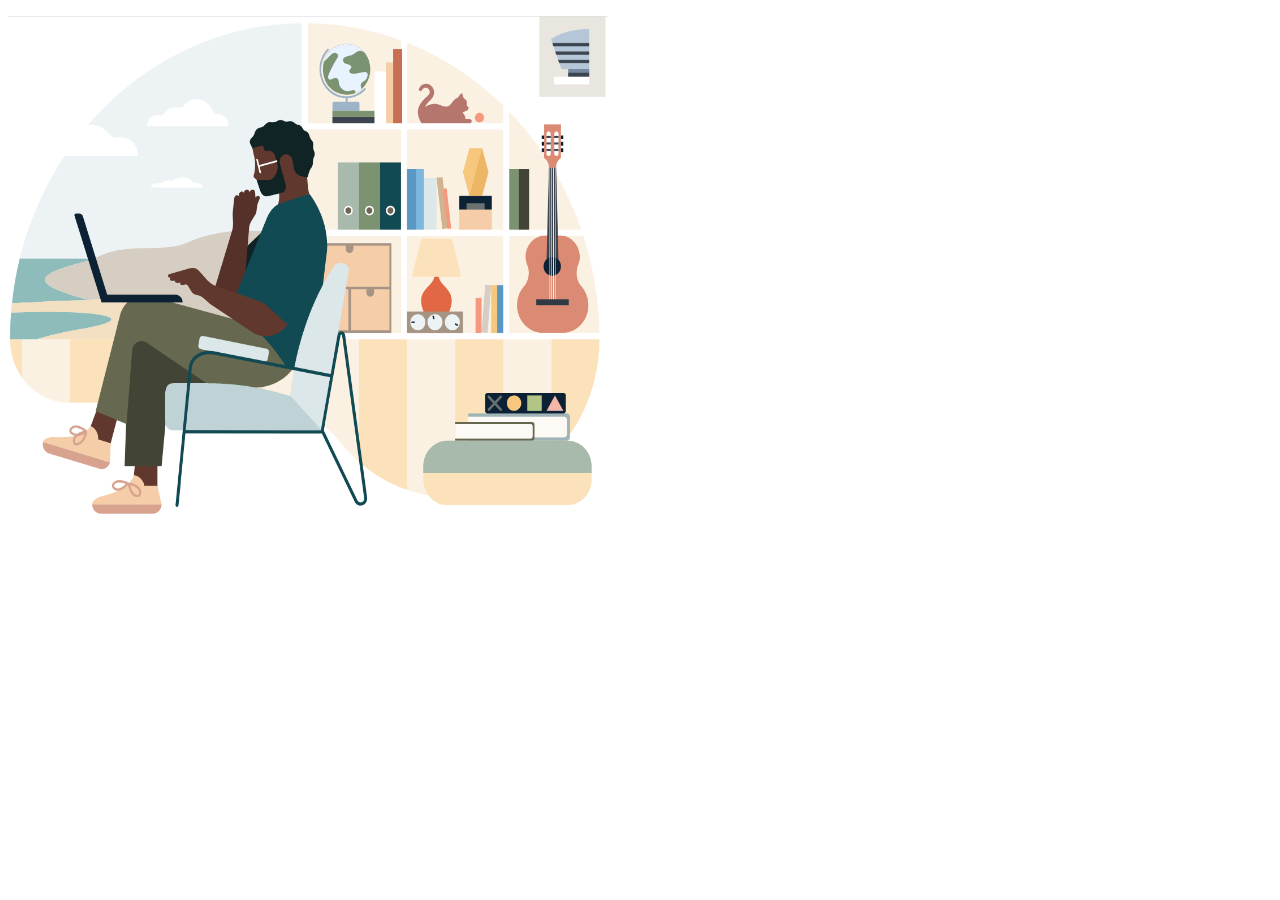
<file: docs/entree.html>
<!DOCTYPE html>
<html>
	<head>
		<meta http-equiv="refresh" content="1; url=https://hodaatwork.github.io/Guitar/StringTensionDLI.html">
	</head>
<body>

<p><a>
<img src="LinkedInWelcomePage-large.PNG" width="600" height="500">
</a></p>

</body>
</html>
</file>
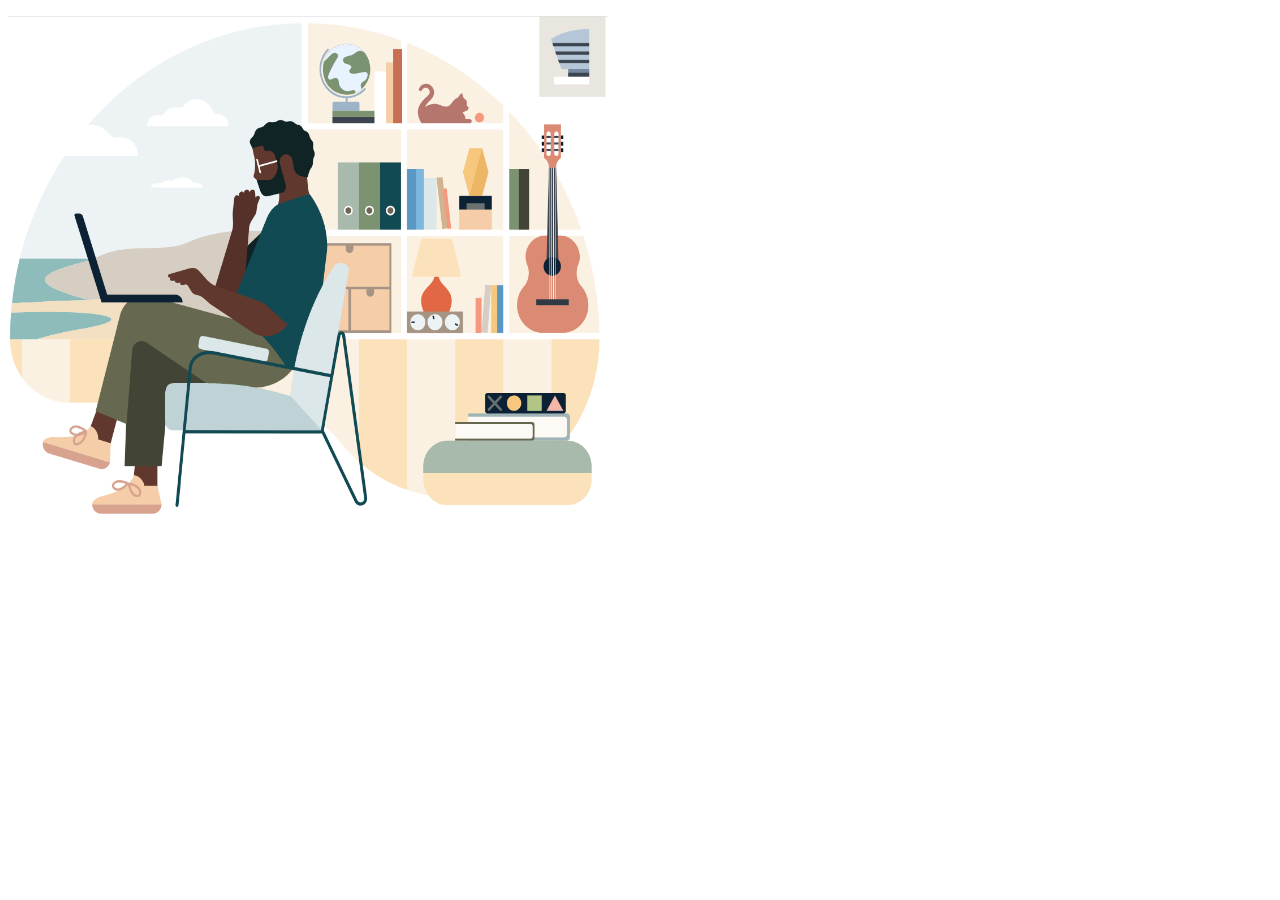
<file: docs/frets.html>
<!DOCTYPE html>
<html>
	<head>
		<meta http-equiv="refresh" content="1; url=https://hodaatwork.github.io/Guitar/FretDistanceDLI.html">
	</head>
<body>

<p><a>
<img src="LinkedInWelcomePage-large.PNG" width="600" height="500">
</a></p>

</body>
</html>
</file>
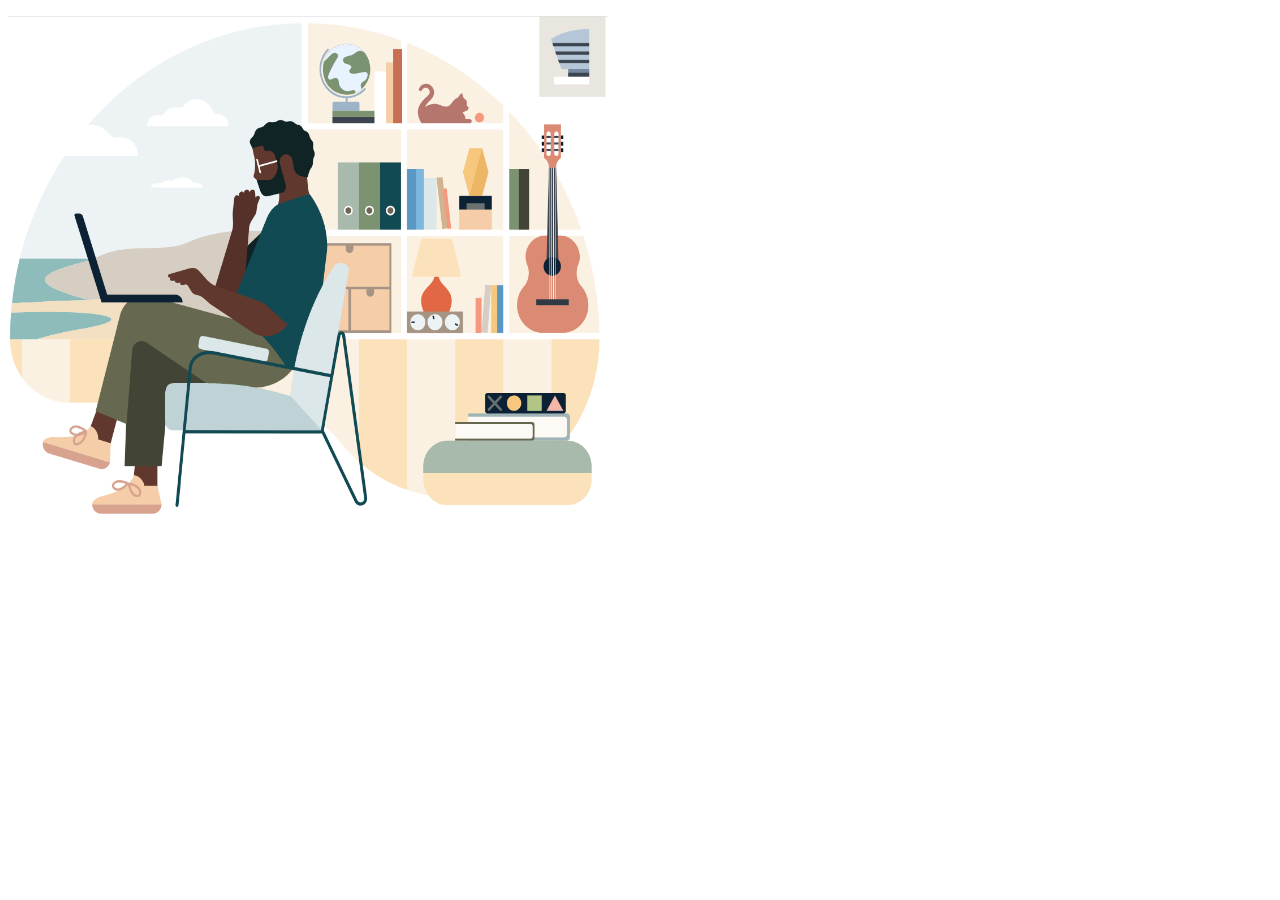
<file: docs/lava.html>
<!DOCTYPE html>
<html>
	<head>
		<meta http-equiv="refresh" content="1; url=https://hodaatwork.github.io/Guitar/LavaNeck.html">
	</head>
<body>

<p><a>
<img src="LinkedInWelcomePage-large.PNG" width="600" height="500">
</a></p>

</body>
</html>
</file>
